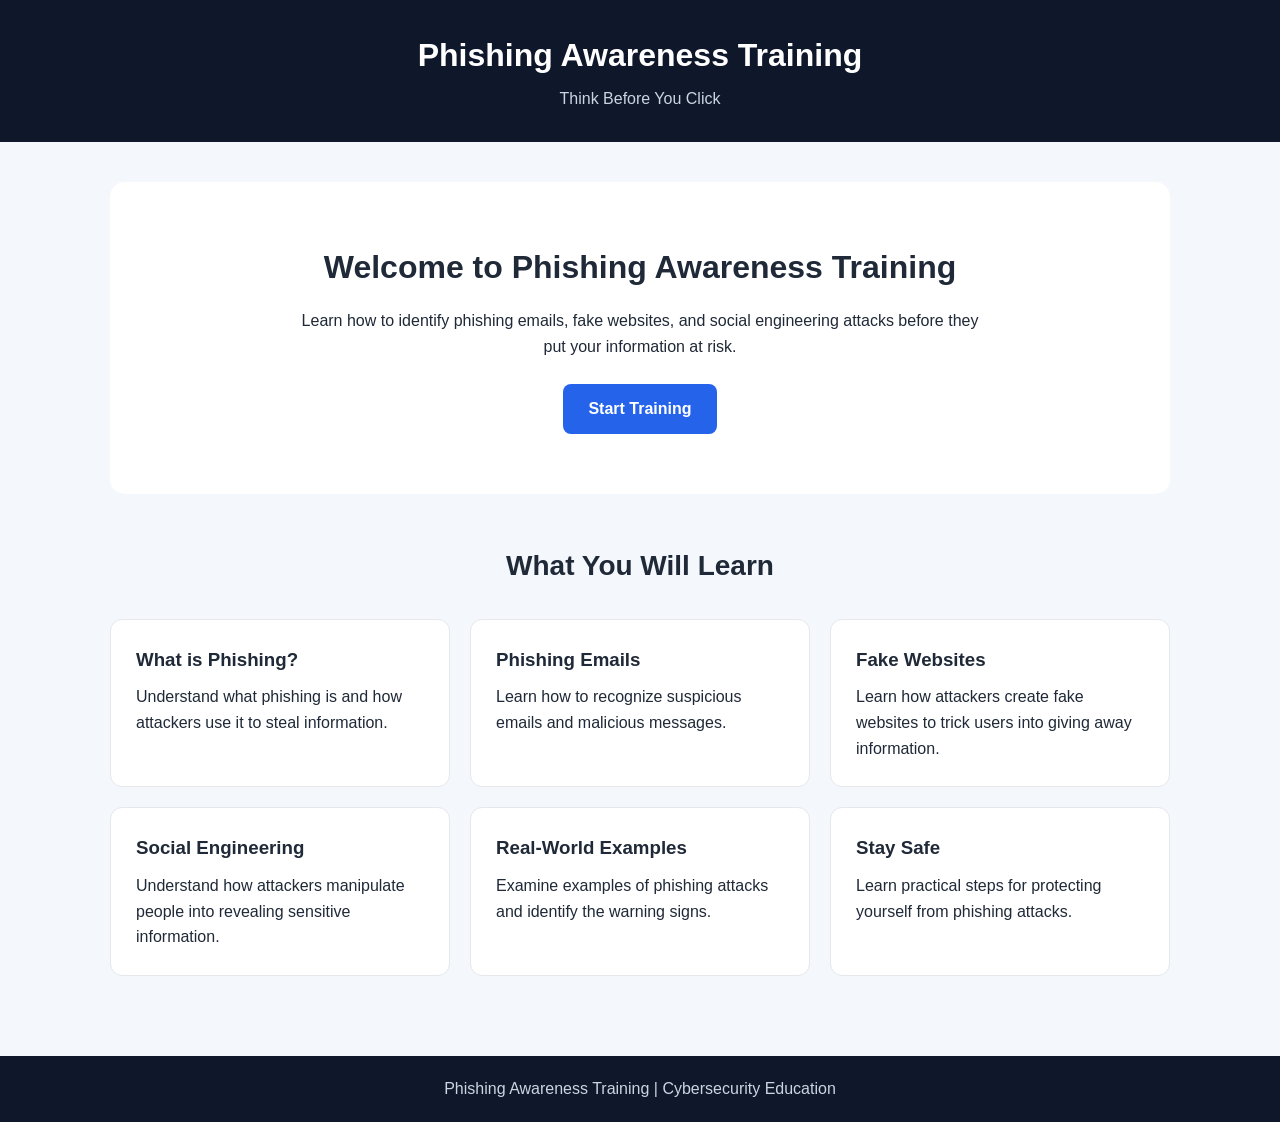
<file: index.html>
<!DOCTYPE html>
<html lang="en">
<head>
    <meta charset="UTF-8">
    <meta name="viewport" content="width=device-width, initial-scale=1.0">

    <title>Phishing Awareness Training</title>

    <link rel="stylesheet" href="style.css">
</head>

<body>

    <header>
        <h1>Phishing Awareness Training</h1>
        <p>Think Before You Click</p>
    </header>

    <main>

        <section class="hero">
            <h2>Welcome to Phishing Awareness Training</h2>

            <p>
                Learn how to identify phishing emails, fake websites,
                and social engineering attacks before they put your
                information at risk.
            </p>

            <a href="phishing.html" class="button">Start Training</a>
        </section>


        <section id="training">

            <h2>What You Will Learn</h2>

            <div class="topics">

                <div class="card">
                    <h3>What is Phishing?</h3>
                    <p>
                        Understand what phishing is and how attackers
                        use it to steal information.
                    </p>
                </div>

                <div class="card">
                    <h3>Phishing Emails</h3>
                    <p>
                        Learn how to recognize suspicious emails and
                        malicious messages.
                    </p>
                </div>

                <div class="card">
                    <h3> Fake Websites</h3>
                    <p>
                        Learn how attackers create fake websites to
                        trick users into giving away information.
                    </p>
                </div>

                <div class="card">
                    <h3> Social Engineering</h3>
                    <p>
                        Understand how attackers manipulate people
                        into revealing sensitive information.
                    </p>
                </div>

                <div class="card">
                    <h3> Real-World Examples</h3>
                    <p>
                        Examine examples of phishing attacks and
                        identify the warning signs.
                    </p>
                </div>

                <div class="card">
                    <h3>Stay Safe</h3>
                    <p>
                        Learn practical steps for protecting yourself
                        from phishing attacks.
                    </p>
                </div>

            </div>

        </section>

    </main>


    <footer>
        <p>Phishing Awareness Training | Cybersecurity Education</p>
    </footer>

</body>
</html>
</file>
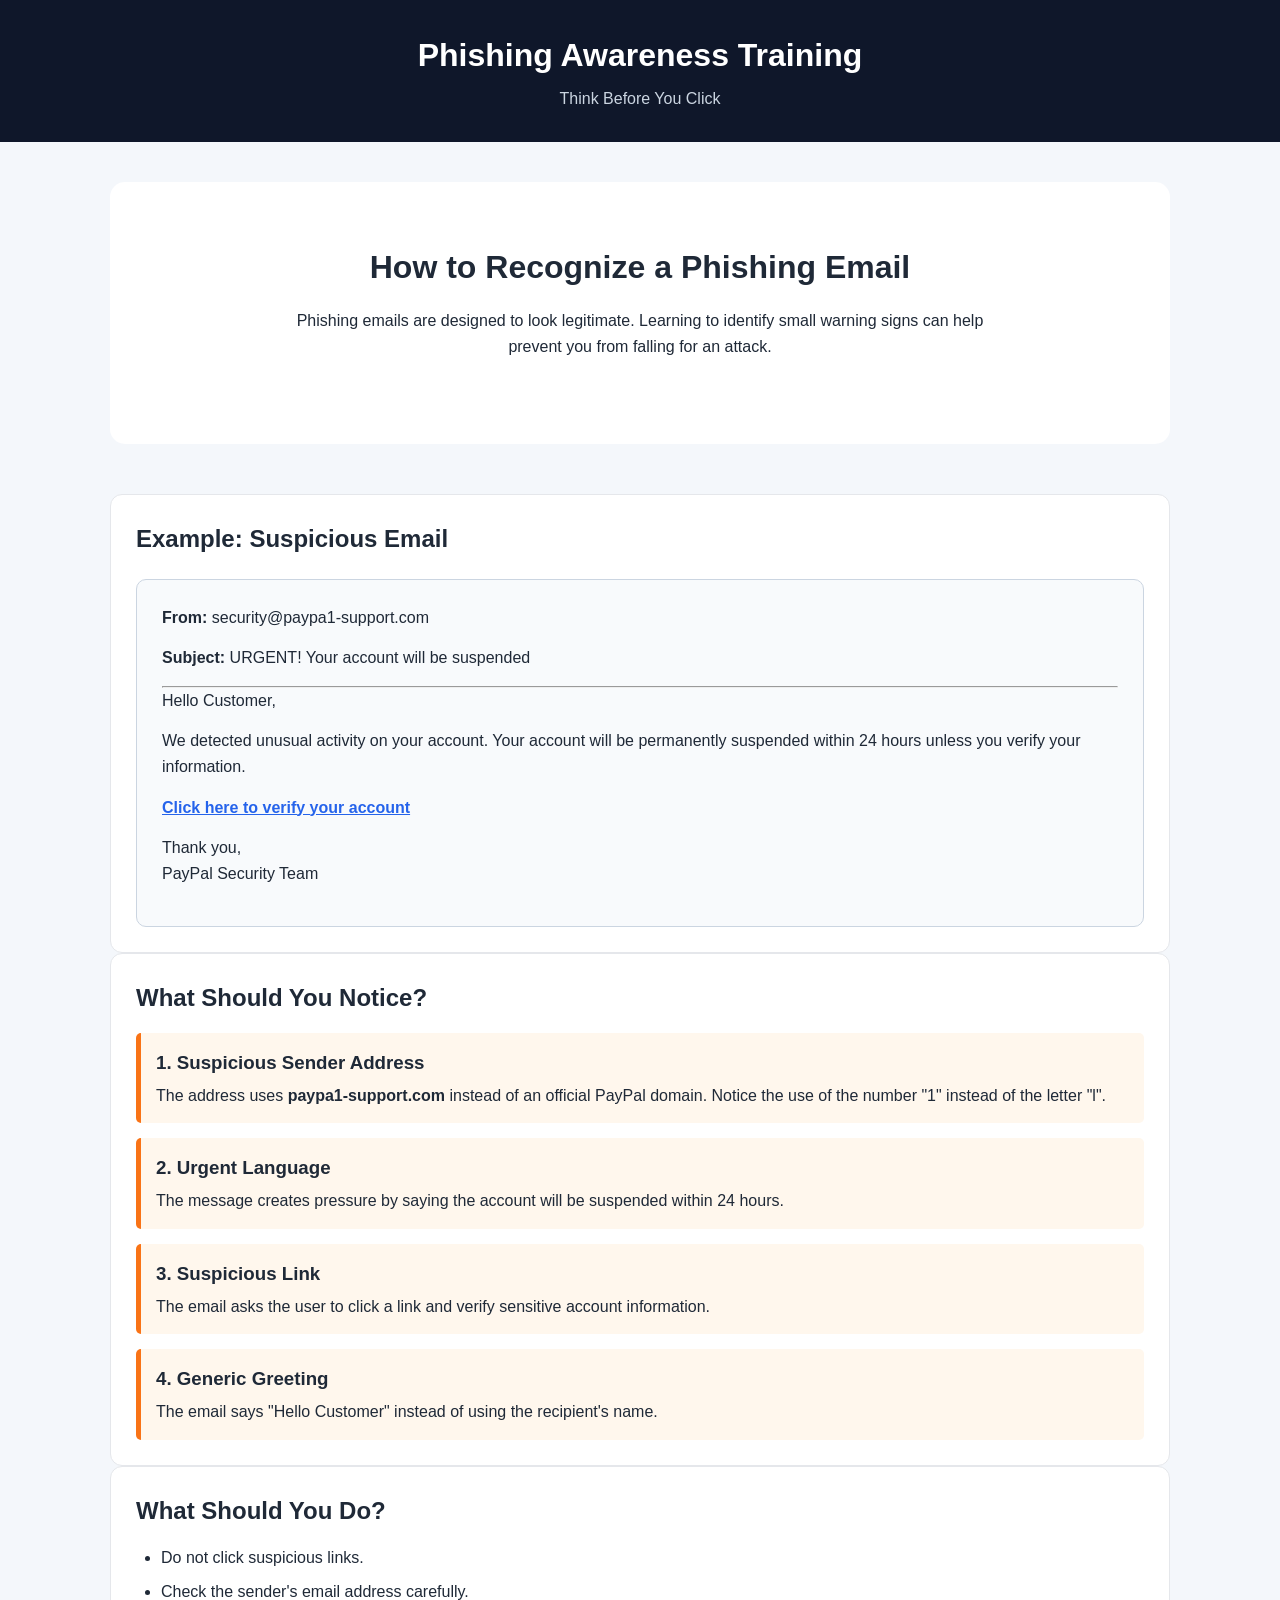
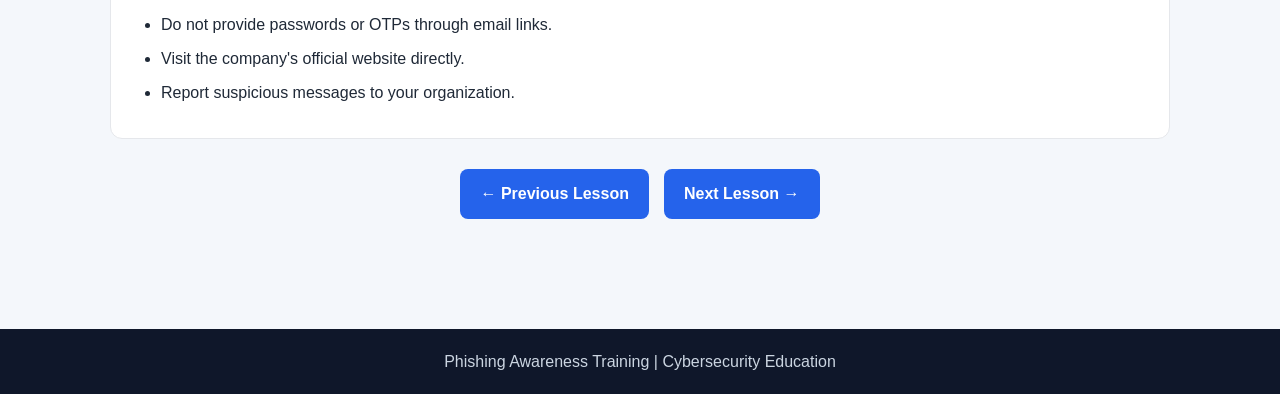
<file: email.html>
<!DOCTYPE html>
<html lang="en">

<head>
    <meta charset="UTF-8">
    <meta name="viewport" content="width=device-width, initial-scale=1.0">

    <title>Recognizing Phishing Emails</title>

    <link rel="stylesheet" href="style.css">
</head>

<body>

    <header>
        <h1>Phishing Awareness Training</h1>
        <p>Think Before You Click</p>
    </header>


    <main>

        <section class="hero">

            <h2>How to Recognize a Phishing Email</h2>

            <p>
                Phishing emails are designed to look legitimate.
                Learning to identify small warning signs can help
                prevent you from falling for an attack.
            </p>

        </section>


        <section class="card">

            <h2>Example: Suspicious Email</h2>

            <div class="email-box">

                <p><strong>From:</strong> security@paypa1-support.com</p>

                <p><strong>Subject:</strong> URGENT! Your account will be suspended</p>

                <hr>

                <p>Hello Customer,</p>

                <p>
                    We detected unusual activity on your account.
                    Your account will be permanently suspended within
                    24 hours unless you verify your information.
                </p>

                <p>
                    <a href="#">Click here to verify your account</a>
                </p>

                <p>
                    Thank you,<br>
                    PayPal Security Team
                </p>

            </div>

        </section>


        <section class="card">

            <h2> What Should You Notice?</h2>

            <div class="warning">

                <h3>1. Suspicious Sender Address</h3>

                <p>
                    The address uses
                    <strong>paypa1-support.com</strong>
                    instead of an official PayPal domain.
                    Notice the use of the number "1" instead of the
                    letter "l".
                </p>

            </div>


            <div class="warning">

                <h3>2. Urgent Language</h3>

                <p>
                    The message creates pressure by saying the account
                    will be suspended within 24 hours.
                </p>

            </div>


            <div class="warning">

                <h3>3. Suspicious Link</h3>

                <p>
                    The email asks the user to click a link and verify
                    sensitive account information.
                </p>

            </div>


            <div class="warning">

                <h3>4. Generic Greeting</h3>

                <p>
                    The email says "Hello Customer" instead of using
                    the recipient's name.
                </p>

            </div>

        </section>


        <section class="card">

            <h2> What Should You Do?</h2>

            <ul>

                <li>Do not click suspicious links.</li>

                <li>Check the sender's email address carefully.</li>

                <li>Do not provide passwords or OTPs through email links.</li>

                <li>Visit the company's official website directly.</li>

                <li>Report suspicious messages to your organization.</li>

            </ul>

        </section>


        <div class="navigation">

            <a href="phishing.html" class="button">
                ← Previous Lesson
            </a>

           <a href="websites.html" class="button">
             Next Lesson →
           </a>
        </div>

    </main>


    <footer>
        <p>Phishing Awareness Training | Cybersecurity Education</p>
    </footer>

</body>

</html>
</file>
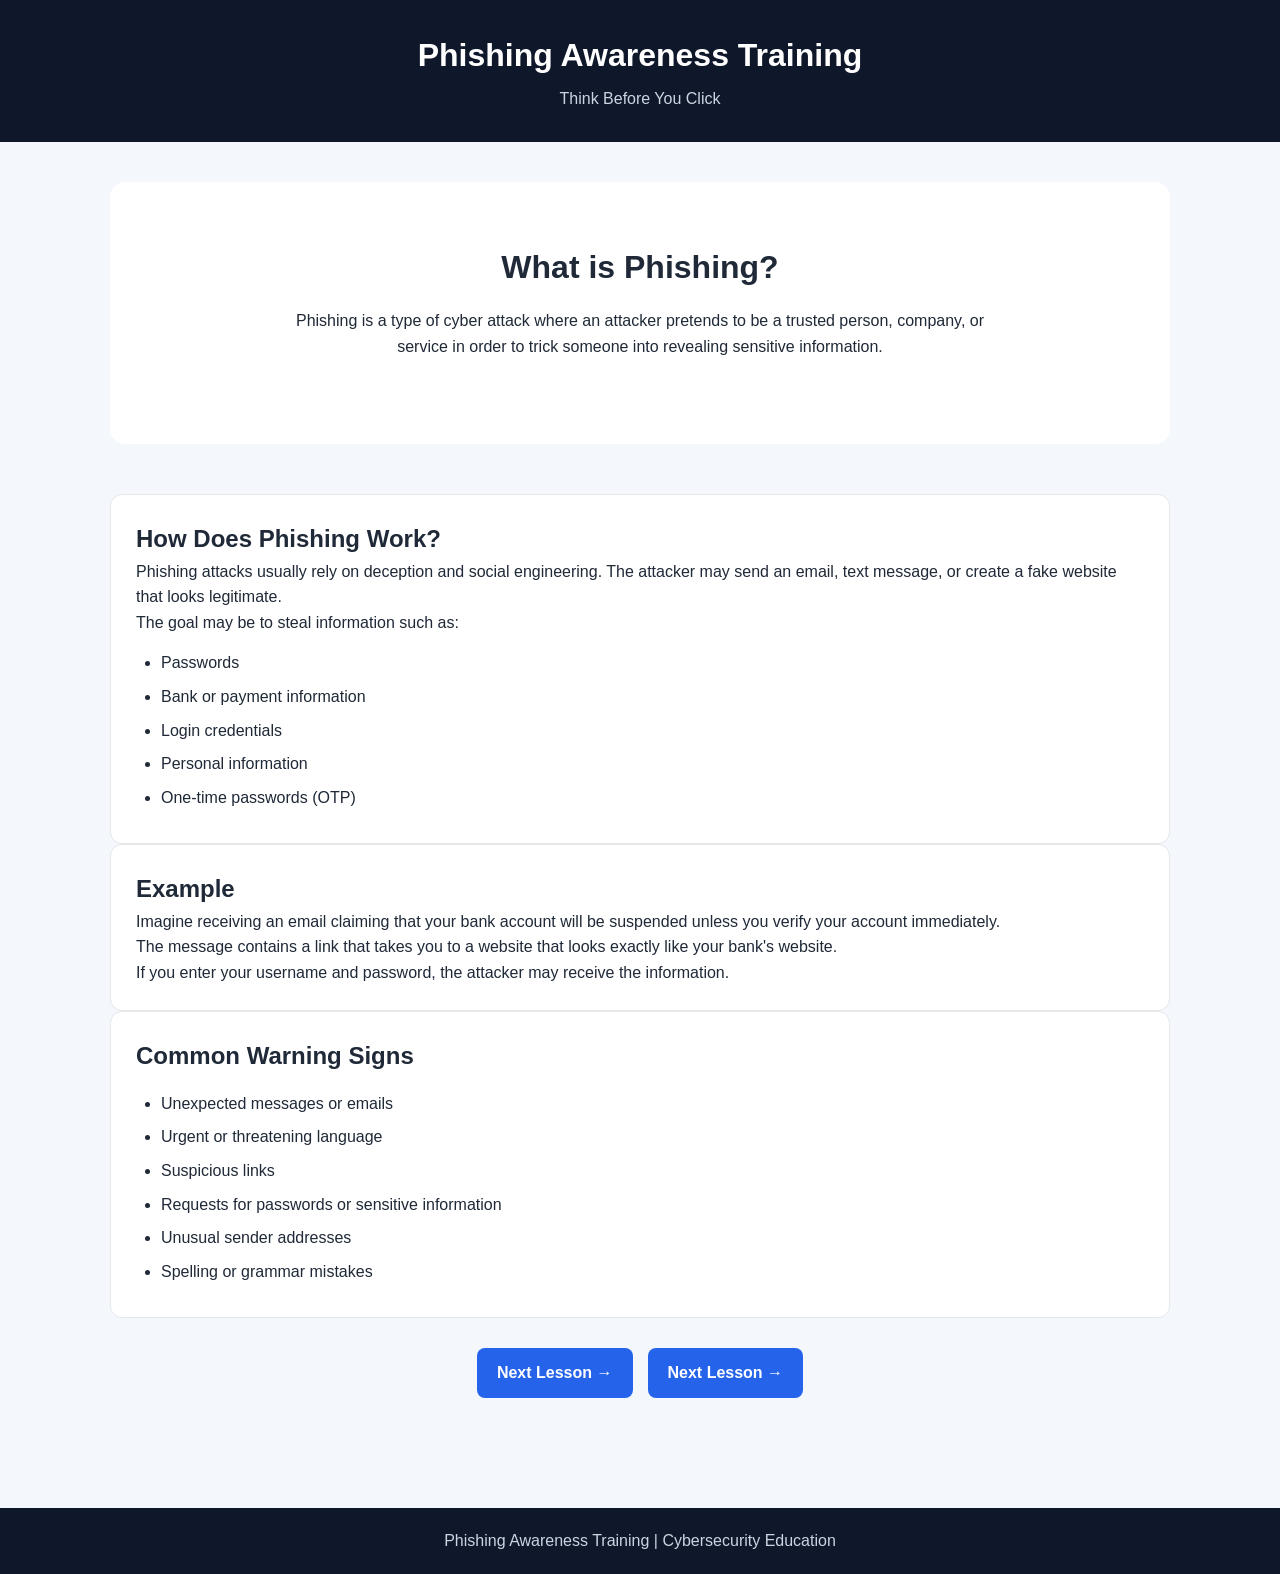
<file: phishing.html>
<!DOCTYPE html>
<html lang="en">

<head>
    <meta charset="UTF-8">
    <meta name="viewport" content="width=device-width, initial-scale=1.0">

    <title>What is Phishing?</title>

    <link rel="stylesheet" href="style.css">
</head>

<body>

    <header>
        <h1>Phishing Awareness Training</h1>
        <p>Think Before You Click</p>
    </header>


    <main>

        <section class="hero">

            <h2>What is Phishing?</h2>

            <p>
                Phishing is a type of cyber attack where an attacker
                pretends to be a trusted person, company, or service
                in order to trick someone into revealing sensitive
                information.
            </p>

        </section>


        <section class="card">

            <h2>How Does Phishing Work?</h2>

            <p>
                Phishing attacks usually rely on deception and social
                engineering. The attacker may send an email, text
                message, or create a fake website that looks legitimate.
            </p>

            <p>
                The goal may be to steal information such as:
            </p>

            <ul>
                <li>Passwords</li>
                <li>Bank or payment information</li>
                <li>Login credentials</li>
                <li>Personal information</li>
                <li>One-time passwords (OTP)</li>
            </ul>

        </section>


        <section class="card">

            <h2>Example</h2>

            <p>
                Imagine receiving an email claiming that your bank
                account will be suspended unless you verify your
                account immediately.
            </p>

            <p>
                The message contains a link that takes you to a website
                that looks exactly like your bank's website.
            </p>

            <p>
                If you enter your username and password, the attacker
                may receive the information.
            </p>

        </section>


        <section class="card">

            <h2> Common Warning Signs</h2>

            <ul>
                <li>Unexpected messages or emails</li>
                <li>Urgent or threatening language</li>
                <li>Suspicious links</li>
                <li>Requests for passwords or sensitive information</li>
                <li>Unusual sender addresses</li>
                <li>Spelling or grammar mistakes</li>
            </ul>

        </section>


        <div class="navigation">
            <a href="#" class="button">
                Next Lesson →
            </a>
            
           <a href="email.html" class="button">
              Next Lesson →
           </a>


        </div>

    </main>


    <footer>
        <p>Phishing Awareness Training | Cybersecurity Education</p>
    </footer>

</body>

</html>
</file>
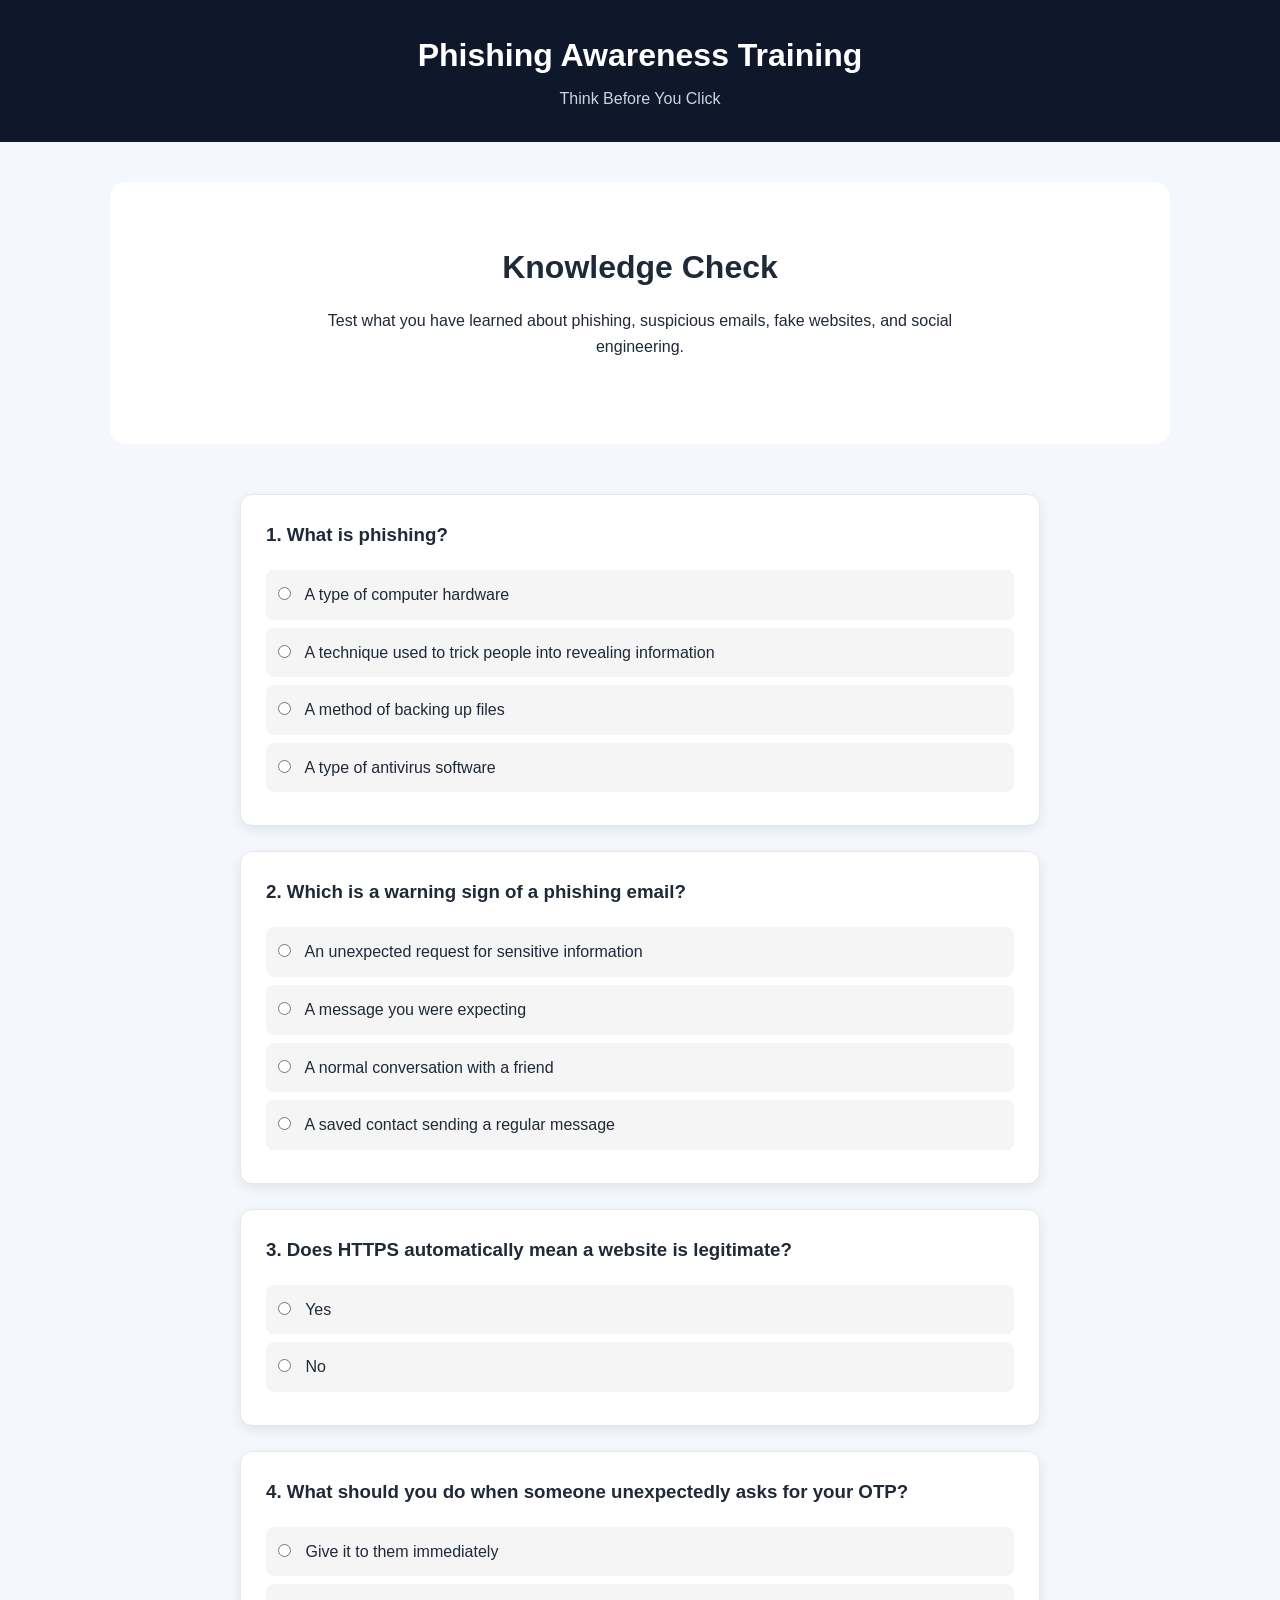
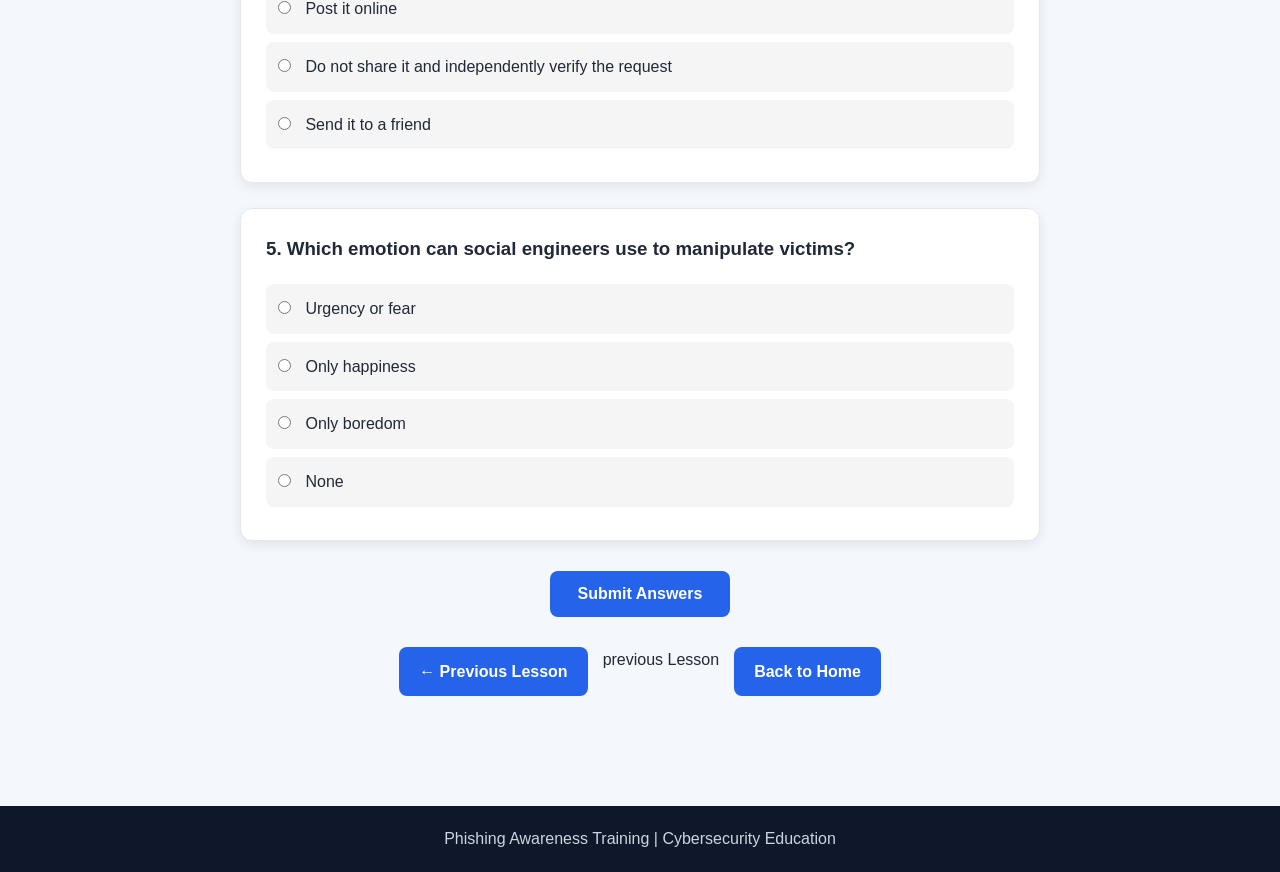
<file: quiz.html>
<!DOCTYPE html>
<html lang="en">

<head>
    <meta charset="UTF-8">
    <meta name="viewport" content="width=device-width, initial-scale=1.0">

    <title>Phishing Awareness Quiz</title>

    <link rel="stylesheet" href="style.css">
    <script src="script.js"></script>
</head>

<body>

    <header>
        <h1>Phishing Awareness Training</h1>
        <p>Think Before You Click</p>
    </header>

    <main>

        <section class="hero">
            <h2>Knowledge Check</h2>

            <p>
                Test what you have learned about phishing,
                suspicious emails, fake websites, and social
                engineering.
            </p>
        </section>


        <!-- Question 1 -->

        <section class="quiz-question">

            <h3>1. What is phishing?</h3>

            <label>
                <input type="radio" name="q1">
                A type of computer hardware
            </label>

            <label>
                <input type="radio" name="q1" value="correct">
                A technique used to trick people into revealing
                information
            </label>

            <label>
                <input type="radio" name="q1">
                A method of backing up files
            </label>

            <label>
                <input type="radio" name="q1">
                A type of antivirus software
            </label>

        </section>


        <!-- Question 2 -->

        <section class="quiz-question">

            <h3>2. Which is a warning sign of a phishing email?</h3>

            <label>
                <input type="radio" name="q2" value="correct">
                An unexpected request for sensitive information
            </label>

            <label>
                <input type="radio" name="q2">
                A message you were expecting
            </label>

            <label>
                <input type="radio" name="q2">
                A normal conversation with a friend
            </label>

            <label>
                <input type="radio" name="q2">
                A saved contact sending a regular message
            </label>

        </section>


        <!-- Question 3 -->

        <section class="quiz-question">

            <h3>3. Does HTTPS automatically mean a website is legitimate?</h3>

            <label>
                <input type="radio" name="q3">
                Yes
            </label>

            <label>
                <input type="radio" name="q3" value="correct">
                No
            </label>

        </section>


        <!-- Question 4 -->

        <section class="quiz-question">

            <h3>4. What should you do when someone unexpectedly asks for your OTP?</h3>

            <label>
                <input type="radio" name="q4">
                Give it to them immediately
            </label>

            <label>
                <input type="radio" name="q4">
                Post it online
            </label>

            <label>
                <input type="radio" name="q4" value="correct">
                Do not share it and independently verify the request
            </label>

            <label>
                <input type="radio" name="q4">
                Send it to a friend
            </label>

        </section>


        <!-- Question 5 -->

        <section class="quiz-question">

            <h3>5. Which emotion can social engineers use to manipulate victims?</h3>

            <label>
                <input type="radio" name="q5" value="correct">
                Urgency or fear
            </label>

            <label>
                <input type="radio" name="q5">
                Only happiness
            </label>

            <label>
                <input type="radio" name="q5">
                Only boredom
            </label>

            <label>
                <input type="radio" name="q5">
                None
            </label>

        </section>


        <div class="quiz-button">

            <button type="button" onclick="checkQuiz()">
                Submit Answers
            </button>

            <p id="result"></p>

        </div>


        <div class="navigation">

            <a href="social engineering.html" class="button">
                ← Previous Lesson
            </a>previous Lesson

            <a href="index.html" class="button">
                Back to Home
            </a>

        </div>

    </main>


    <footer>
        <p>
            Phishing Awareness Training | Cybersecurity Education
        </p>
    </footer>

</body>

</html>
</file>
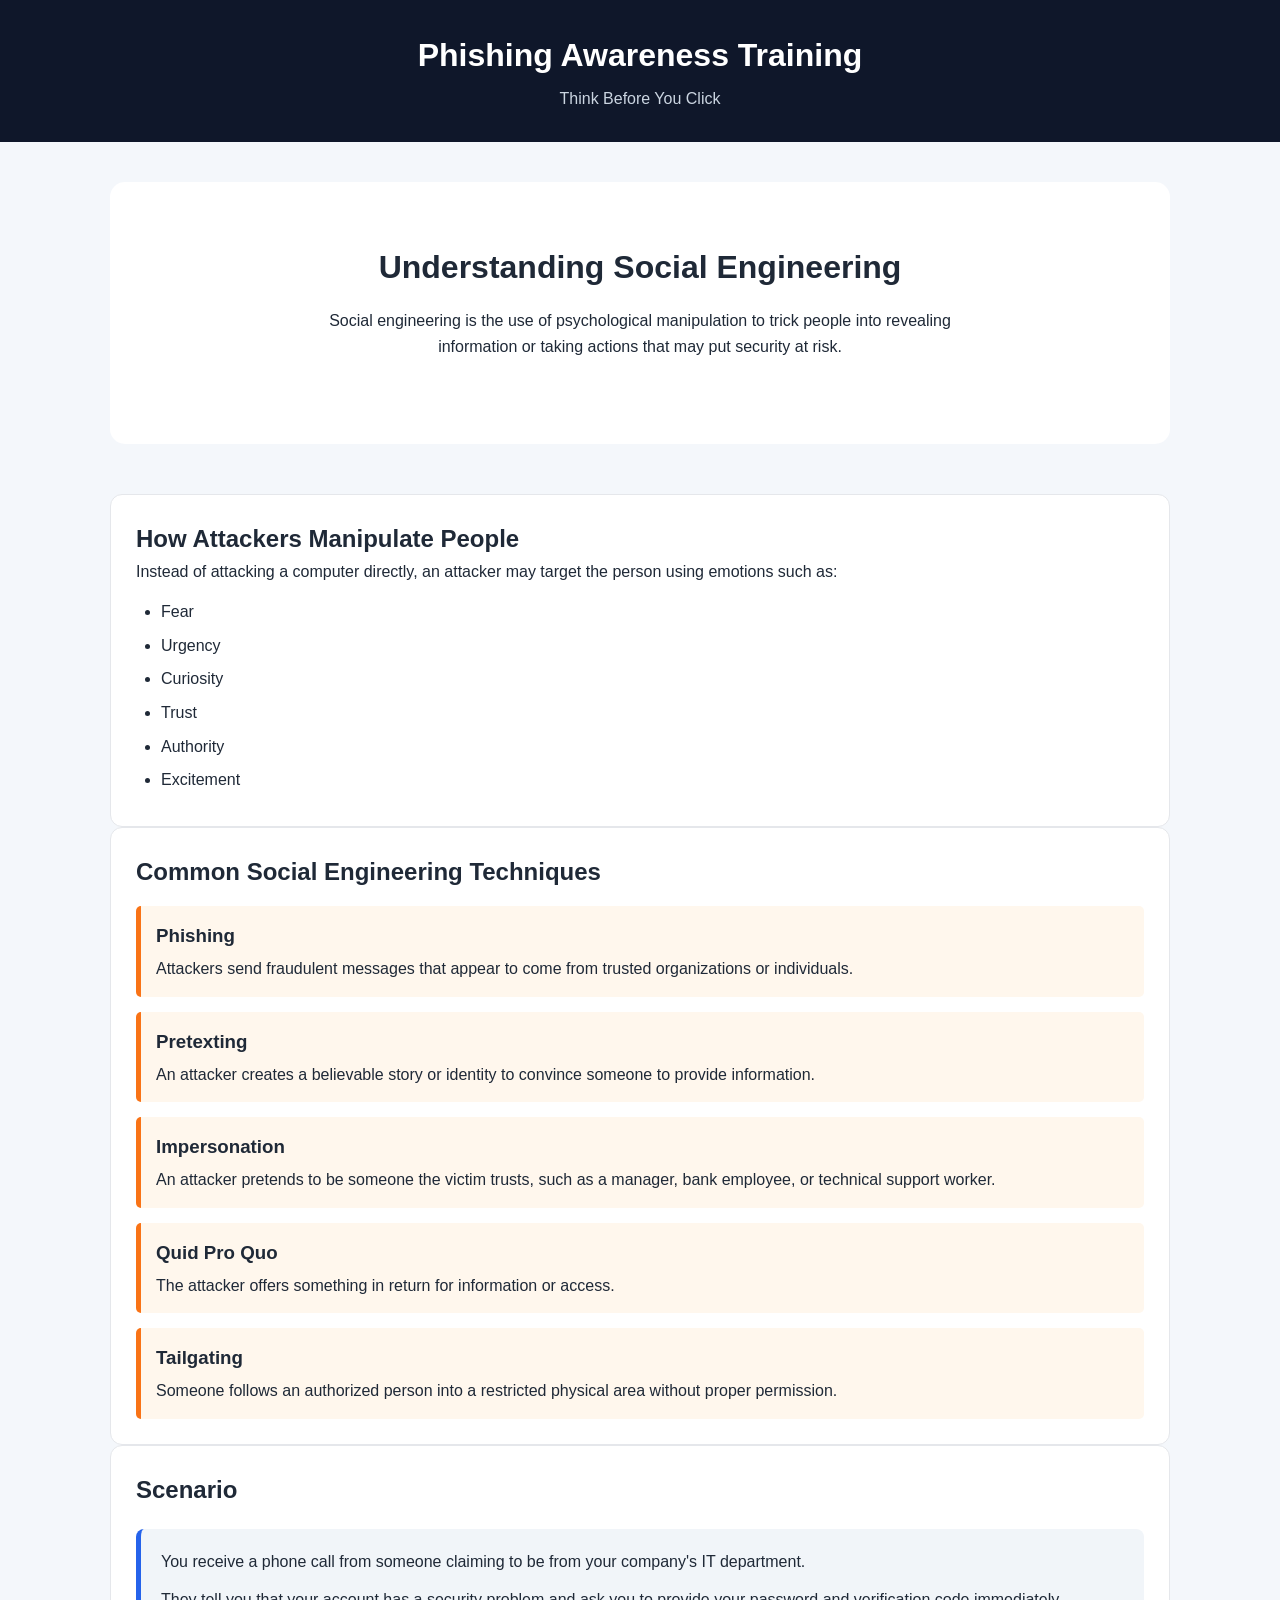
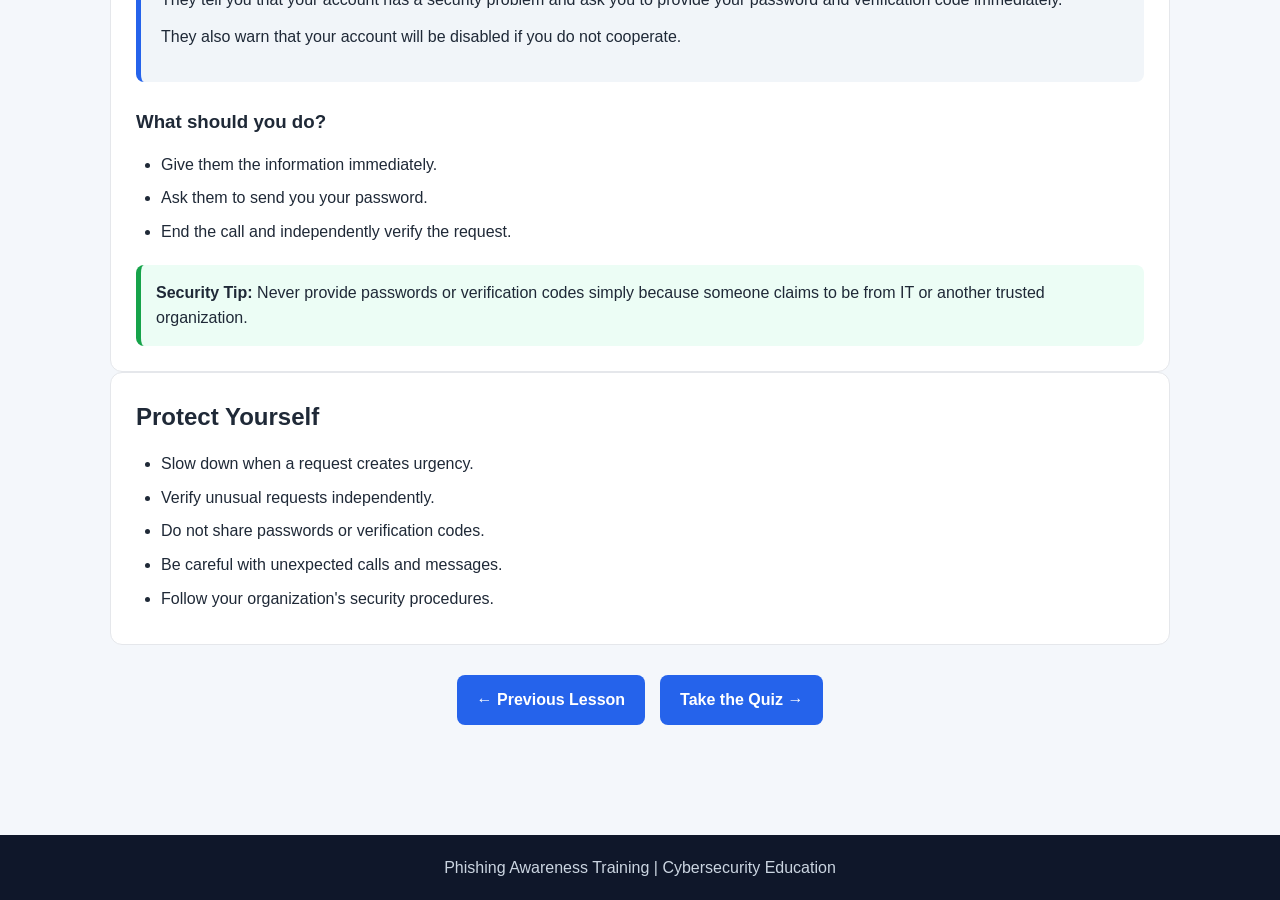
<file: social engineering.html>
<!DOCTYPE html>
<html lang="en">

<head>
    <meta charset="UTF-8">
    <meta name="viewport" content="width=device-width, initial-scale=1.0">

    <title>Social Engineering</title>

    <link rel="stylesheet" href="style.css">
</head>

<body>

    <header>
        <h1>Phishing Awareness Training</h1>
        <p>Think Before You Click</p>
    </header>


    <main>

        <section class="hero">

            <h2>Understanding Social Engineering</h2>

            <p>
                Social engineering is the use of psychological
                manipulation to trick people into revealing information
                or taking actions that may put security at risk.
            </p>

        </section>


        <section class="card">

            <h2>How Attackers Manipulate People</h2>

            <p>
                Instead of attacking a computer directly, an attacker
                may target the person using emotions such as:
            </p>

            <ul>
                <li>Fear</li>
                <li>Urgency</li>
                <li>Curiosity</li>
                <li>Trust</li>
                <li>Authority</li>
                <li>Excitement</li>
            </ul>

        </section>


        <section class="card">

            <h2>Common Social Engineering Techniques</h2>


            <div class="warning">

                <h3>Phishing</h3>

                <p>
                    Attackers send fraudulent messages that appear to
                    come from trusted organizations or individuals.
                </p>

            </div>


            <div class="warning">

                <h3>Pretexting</h3>

                <p>
                    An attacker creates a believable story or identity
                    to convince someone to provide information.
                </p>

            </div>


            <div class="warning">

                <h3>Impersonation</h3>

                <p>
                    An attacker pretends to be someone the victim
                    trusts, such as a manager, bank employee, or
                    technical support worker.
                </p>

            </div>


            <div class="warning">

                <h3>Quid Pro Quo</h3>

                <p>
                    The attacker offers something in return for
                    information or access.
                </p>

            </div>


            <div class="warning">

                <h3>Tailgating</h3>

                <p>
                    Someone follows an authorized person into a
                    restricted physical area without proper permission.
                </p>

            </div>

        </section>


        <section class="card">

            <h2>Scenario</h2>

            <div class="scenario">

                <p>
                    You receive a phone call from someone claiming to
                    be from your company's IT department.
                </p>

                <p>
                    They tell you that your account has a security
                    problem and ask you to provide your password and
                    verification code immediately.
                </p>

                <p>
                    They also warn that your account will be disabled
                    if you do not cooperate.
                </p>

            </div>


            <h3 class="question">
                What should you do?
            </h3>

            <ul>
                <li>Give them the information immediately.</li>
                <li>Ask them to send you your password.</li>
                <li>End the call and independently verify the request.</li>
            </ul>

            <p class="tip">
                <strong>Security Tip:</strong>
                Never provide passwords or verification codes simply
                because someone claims to be from IT or another trusted
                organization.
            </p>

        </section>


        <section class="card">

            <h2>Protect Yourself</h2>

            <ul>

                <li>Slow down when a request creates urgency.</li>

                <li>Verify unusual requests independently.</li>

                <li>Do not share passwords or verification codes.</li>

                <li>Be careful with unexpected calls and messages.</li>

                <li>Follow your organization's security procedures.</li>

            </ul>

        </section>


        <div class="navigation">

            <a href="websites.html" class="button">
                ← Previous Lesson
            </a>

           <a href="quiz.html" class="button">
              Take the Quiz →
           </a>

        </div>

    </main>


    <footer>
        <p>Phishing Awareness Training | Cybersecurity Education</p>
    </footer>

</body>

</html>
</file>
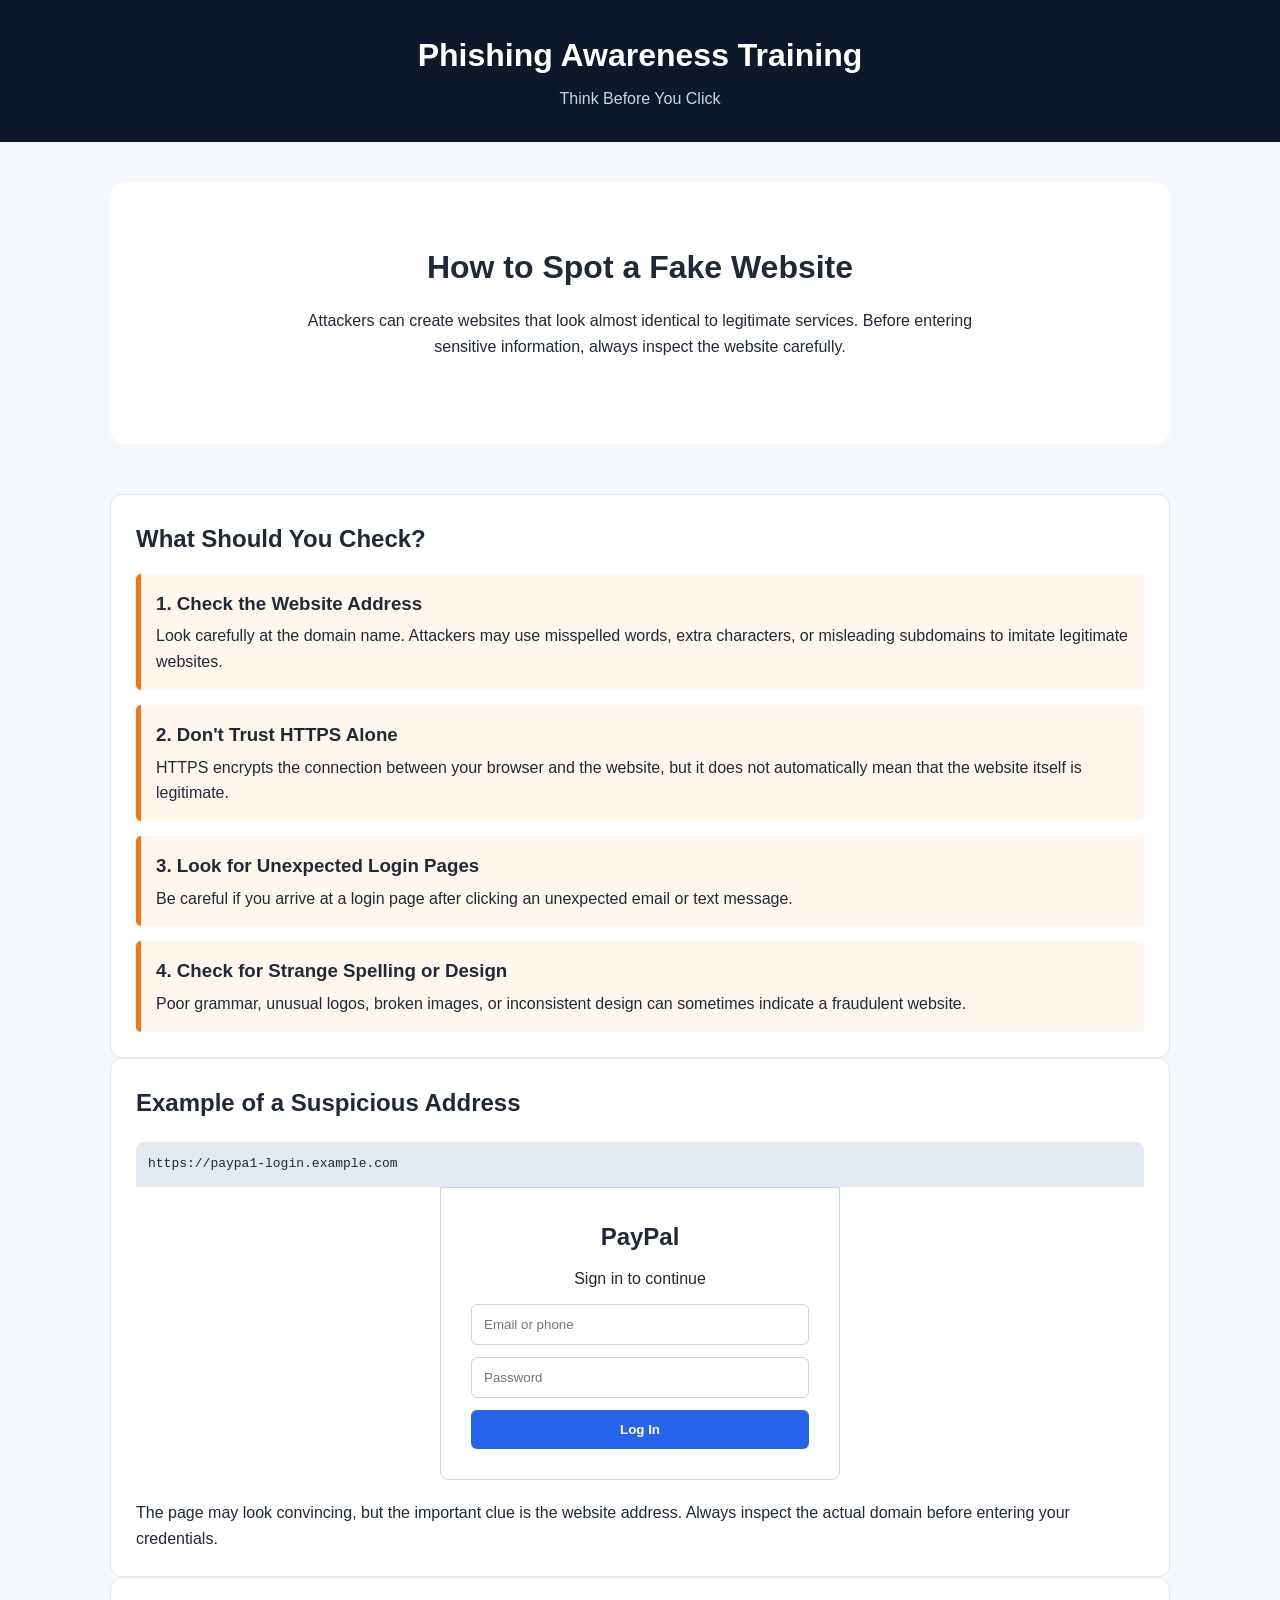
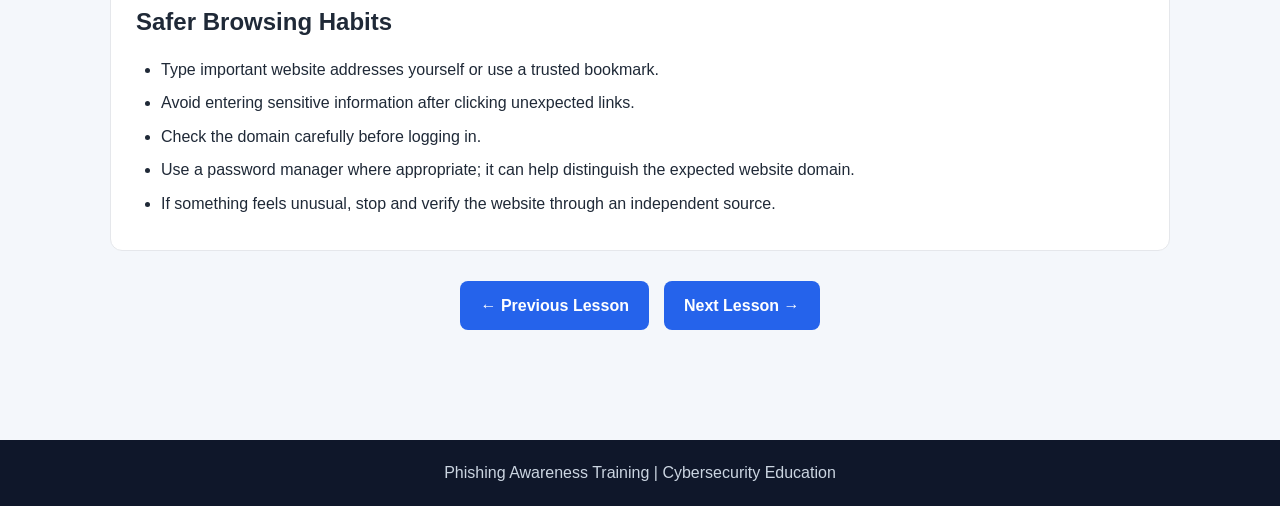
<file: websites.html>
<!DOCTYPE html>
<html lang="en">

<head>
    <meta charset="UTF-8">
    <meta name="viewport" content="width=device-width, initial-scale=1.0">

    <title>Spotting Fake Websites</title>

    <link rel="stylesheet" href="style.css">
</head>

<body>

    <header>
        <h1>Phishing Awareness Training</h1>
        <p>Think Before You Click</p>
    </header>


    <main>

        <section class="hero">

            <h2>How to Spot a Fake Website</h2>

            <p>
                Attackers can create websites that look almost identical
                to legitimate services. Before entering sensitive
                information, always inspect the website carefully.
            </p>

        </section>


        <section class="card">

            <h2>What Should You Check?</h2>

            <div class="warning">

                <h3>1. Check the Website Address</h3>

                <p>
                    Look carefully at the domain name. Attackers may use
                    misspelled words, extra characters, or misleading
                    subdomains to imitate legitimate websites.
                </p>

            </div>


            <div class="warning">

                <h3>2. Don't Trust HTTPS Alone</h3>

                <p>
                    HTTPS encrypts the connection between your browser
                    and the website, but it does not automatically mean
                    that the website itself is legitimate.
                </p>

            </div>


            <div class="warning">

                <h3>3. Look for Unexpected Login Pages</h3>

                <p>
                    Be careful if you arrive at a login page after
                    clicking an unexpected email or text message.
                </p>

            </div>


            <div class="warning">

                <h3>4. Check for Strange Spelling or Design</h3>

                <p>
                    Poor grammar, unusual logos, broken images, or
                    inconsistent design can sometimes indicate a
                    fraudulent website.
                </p>

            </div>

        </section>


        <section class="card">

            <h2>Example of a Suspicious Address</h2>

            <div class="website-example">

                <p class="browser-bar">
                    https://paypa1-login.example.com
                </p>

                <div class="fake-login">

                    <h2>PayPal</h2>

                    <p>Sign in to continue</p>

                    <input type="text" placeholder="Email or phone">

                    <input type="password" placeholder="Password">

                    <button>Log In</button>

                </div>

            </div>

            <p class="explanation">
                The page may look convincing, but the important clue is
                the website address. Always inspect the actual domain
                before entering your credentials.
            </p>

        </section>


        <section class="card">

            <h2>Safer Browsing Habits</h2>

            <ul>

                <li>
                    Type important website addresses yourself or use
                    a trusted bookmark.
                </li>

                <li>
                    Avoid entering sensitive information after clicking
                    unexpected links.
                </li>

                <li>
                    Check the domain carefully before logging in.
                </li>

                <li>
                    Use a password manager where appropriate; it can
                    help distinguish the expected website domain.
                </li>

                <li>
                    If something feels unusual, stop and verify the
                    website through an independent source.
                </li>

            </ul>

        </section>


        <div class="navigation">

            <a href="email.html" class="button">
                ← Previous Lesson
            </a>

           <a href="social engineering.html" class="button">
              Next Lesson →
           </a>

        </div>

    </main>


    <footer>
        <p>Phishing Awareness Training | Cybersecurity Education</p>
    </footer>

</body>

</html>
</file>
<file: style.css>
/* General page styling */

* {
    margin: 0;
    padding: 0;
    box-sizing: border-box;
}

body {
    font-family: Arial, sans-serif;
    background-color: #f4f7fb;
    color: #1f2937;
    line-height: 1.6;
}


/* Header */

header {
    background-color: #0f172a;
    color: white;
    text-align: center;
    padding: 30px 20px;
}

header h1 {
    margin-bottom: 5px;
}

header p {
    color: #cbd5e1;
}


/* Main content */

main {
    max-width: 1100px;
    margin: auto;
    padding: 40px 20px;
}


/* Hero section */

.hero {
    background-color: white;
    text-align: center;
    padding: 60px 30px;
    border-radius: 15px;
    margin-bottom: 50px;
}

.hero h2 {
    font-size: 32px;
    margin-bottom: 15px;
}

.hero p {
    max-width: 700px;
    margin: 0 auto 25px;
}


/* Button */

.button {
    display: inline-block;
    background-color: #2563eb;
    color: white;
    text-decoration: none;
    padding: 12px 25px;
    border-radius: 8px;
    font-weight: bold;
}

.button:hover {
    background-color: #1d4ed8;
}


/* Training section */

#training h2 {
    text-align: center;
    margin-bottom: 30px;
    font-size: 28px;
}


/* Topic cards */

.topics {
    display: grid;
    grid-template-columns: repeat(3, 1fr);
    gap: 20px;
}

.card {
    background-color: white;
    padding: 25px;
    border-radius: 12px;
    border: 1px solid #e5e7eb;
}

.card h3 {
    margin-bottom: 10px;
}


/* Footer */

footer {
    background-color: #0f172a;
    color: #cbd5e1;
    text-align: center;
    padding: 20px;
    margin-top: 40px;
}


/* Mobile screens */

@media (max-width: 768px) {

    .topics {
        grid-template-columns: 1fr;
    }

    .hero h2 {
        font-size: 26px;
    }

}
.card ul {
    margin-top: 15px;
    padding-left: 25px;
}

.card li {
    margin-bottom: 8px;
}

.navigation {
    display: flex;
    justify-content: space-between;
    margin-top: 30px;
}
.email-box {
    background-color: #f8fafc;
    border: 1px solid #cbd5e1;
    padding: 25px;
    margin-top: 20px;
    border-radius: 10px;
}

.email-box p {
    margin-bottom: 15px;
}

.email-box a {
    color: #2563eb;
    font-weight: bold;
}

.warning {
    background-color: #fff7ed;
    border-left: 5px solid #f97316;
    padding: 15px;
    margin-top: 15px;
    border-radius: 5px;
}

.warning h3 {
    margin-bottom: 5px;
}
.website-example {
    margin-top: 20px;
}

.browser-bar {
    background-color: #e2e8f0;
    padding: 12px;
    border-radius: 8px 8px 0 0;
    font-family: monospace;
    overflow-wrap: anywhere;
}

.fake-login {
    max-width: 400px;
    margin: 0 auto;
    background-color: white;
    border: 1px solid #cbd5e1;
    padding: 30px;
    text-align: center;
    border-radius: 0 0 8px 8px;
}

.fake-login h2 {
    margin-bottom: 10px;
}

.fake-login input {
    display: block;
    width: 100%;
    padding: 12px;
    margin: 12px 0;
    border: 1px solid #cbd5e1;
    border-radius: 6px;
}

.fake-login button {
    width: 100%;
    padding: 12px;
    border: none;
    border-radius: 6px;
    background-color: #2563eb;
    color: white;
    font-weight: bold;
}

.explanation {
    margin-top: 20px;
}
.scenario {
    background-color: #f1f5f9;
    border-left: 5px solid #2563eb;
    padding: 20px;
    margin-top: 20px;
    border-radius: 8px;
}

.scenario p {
    margin-bottom: 12px;
}

.question {
    margin-top: 25px;
    margin-bottom: 10px;
}

.tip {
    background-color: #ecfdf5;
    border-left: 5px solid #16a34a;
    padding: 15px;
    margin-top: 20px;
    border-radius: 8px;
}
.quiz-question {
    background-color: white;
    padding: 25px;
    margin-bottom: 20px;
    border-radius: 12px;
    border: 1px solid #e5e7eb;
}

.quiz-question h3 {
    margin-bottom: 15px;
}

.quiz-question label {
    display: block;
    padding: 12px;
    margin-bottom: 8px;
    background-color: #f8fafc;
    border-radius: 6px;
    cursor: pointer;
}

.quiz-question label:hover {
    background-color: #e2e8f0;
}

.quiz-question input {
    margin-right: 10px;
}

.quiz-button {
    text-align: center;
    margin: 30px 0;
}

.quiz-button button {
    background-color: #2563eb;
    color: white;
    border: none;
    padding: 13px 30px;
    border-radius: 8px;
    font-weight: bold;
    cursor: pointer;
}

.quiz-button button:hover {
    background-color: #1d4ed8;
}
#result {
    text-align: center;
    font-size: 20px;
    font-weight: bold;
    margin-top: 15px;
}
/* =========================
   QUIZ PAGE
========================= */

.quiz-question {
    background: white;
    padding: 25px;
    margin: 25px auto;
    max-width: 800px;
    border-radius: 12px;
    box-shadow: 0 4px 12px rgba(0, 0, 0, 0.08);
}

.quiz-question h3 {
    margin-bottom: 20px;
}

.quiz-question label {
    display: block;
    padding: 12px;
    margin: 8px 0;
    border-radius: 8px;
    cursor: pointer;
    background: #f5f5f5;
}

.quiz-question label:hover {
    background: #e9f2ff;
}

.quiz-question input {
    margin-right: 10px;
}

.quiz-button {
    text-align: center;
    margin: 30px 0;
}

.quiz-button button {
    padding: 14px 28px;
    border: none;
    border-radius: 8px;
    cursor: pointer;
    font-size: 16px;
    font-weight: bold;
}

.quiz-button button:hover {
    opacity: 0.85;
}

#result {
    font-size: 20px;
    font-weight: bold;
    margin-top: 20px;
}

.navigation {
    display: flex;
    justify-content: center;
    gap: 15px;
    margin: 30px 0;
}

.navigation .button {
    padding: 12px 20px;
    text-decoration: none;
    border-radius: 8px;
}
</file>
